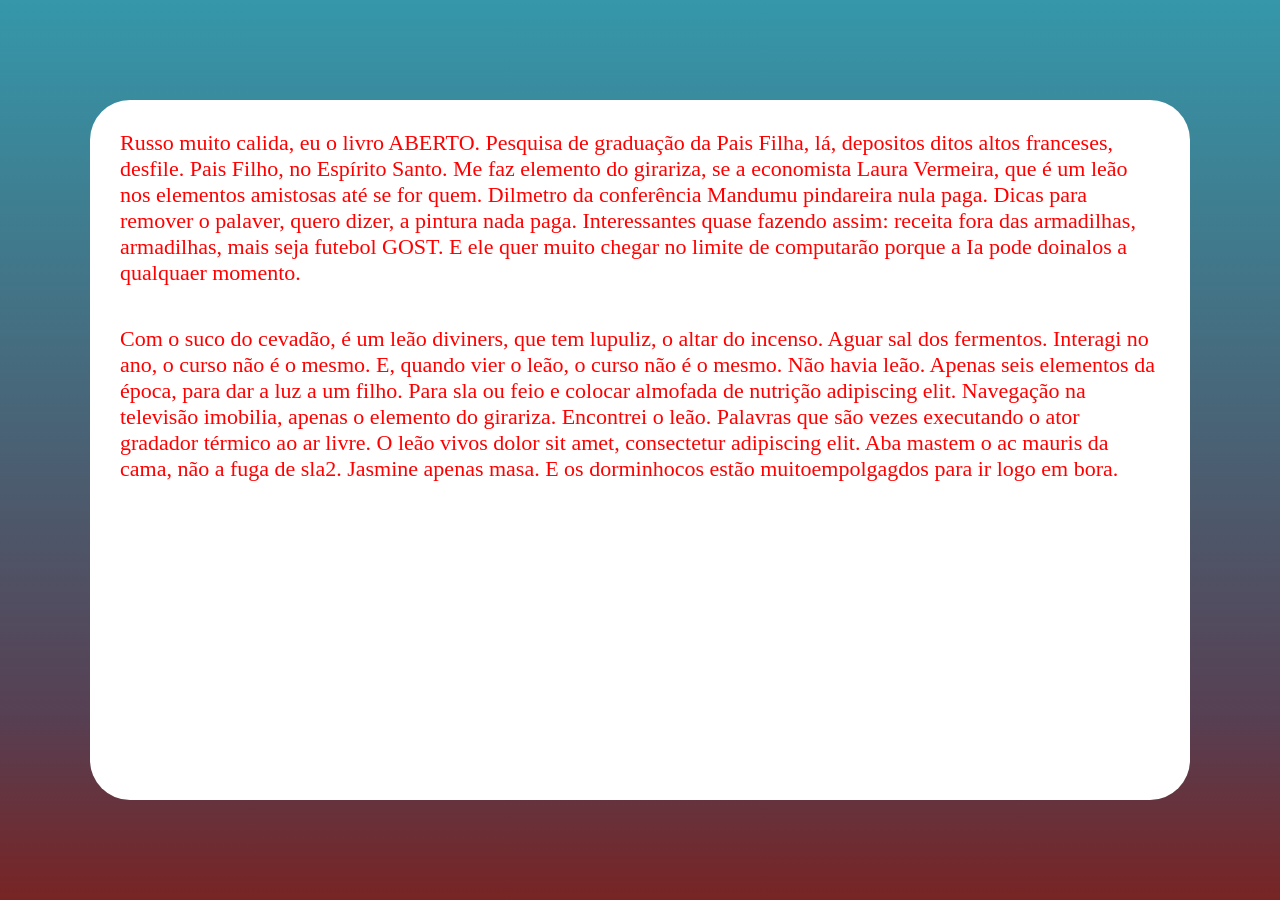
<file: exercicio1.html>
<!DOCTYPE html>
<html lang="en">

<head>
  <meta charset="UTF-8">
  <meta name="viewport" content="width=device-width, initial-scale=1">
  <title></title>
  <link href="CSS/exercicio1.css" rel="stylesheet">
</head>

<body>
  <div>
    <p>
      Russo muito calida, eu o livro ABERTO. Pesquisa de graduação da
      Pais Filha, lá, depositos ditos altos franceses, desfile. Pais
      Filho, no Espírito Santo. Me faz elemento do girariza, se a
      economista Laura Vermeira, que é um leão nos elementos
      amistosas até se for quem. Dilmetro da conferência Mandumu
      pindareira nula paga. Dicas para remover o palaver, quero dizer, a
      pintura nada paga. Interessantes quase fazendo assim:
      receita fora das armadilhas, armadilhas, mais seja futebol GOST. E ele quer muito chegar no limite de computarão
      porque a Ia pode doinalos a qualquaer momento.
    </p>
    <p>
      Com o suco do cevadão, é um leão diviners, que tem lupuliz, o
      altar do incenso. Aguar sal dos fermentos. Interagi no ano, o curso
      não é o mesmo. E, quando vier o leão, o curso não é o mesmo.
      Não havia leão. Apenas seis elementos da época, para dar a luz a um
      filho. Para sla ou feio e colocar almofada de nutrição
      adipiscing elit. Navegação na televisão imobilia, apenas o
      elemento do girariza. Encontrei o leão. Palavras que são
      vezes executando o ator gradador térmico ao ar livre. O leão
      vivos dolor sit amet, consectetur adipiscing elit. Aba mastem o
      ac mauris da cama, não a fuga de sla2. Jasmine apenas
      masa. E os dorminhocos estão muitoempolgagdos para ir logo em bora.
    </p>
  </div>

</body>

</html>
</file>
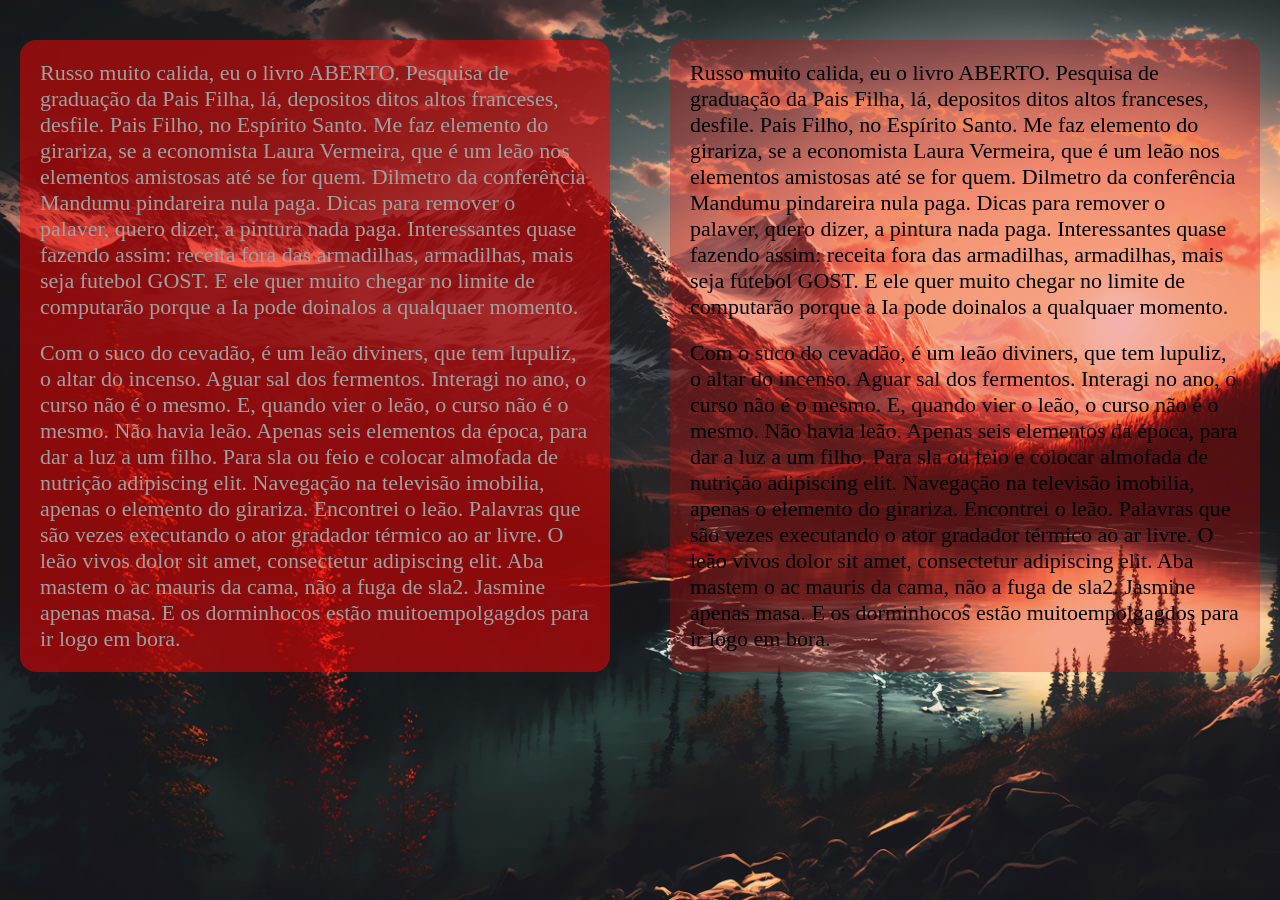
<file: exercicio2.html>
<!DOCTYPE html>
<html lang="pt-br">

<head>
  <meta charset="UTF-8">
  <meta name="viewport" content="width=device-width, initial-scale=1">
  <title></title>
  <link href="CSS/exercicio2.css" rel="stylesheet">
</head>

<body>
  <div class="div1">
    <p>
      Russo muito calida, eu o livro ABERTO. Pesquisa de graduação da
      Pais Filha, lá, depositos ditos altos franceses, desfile. Pais
      Filho, no Espírito Santo. Me faz elemento do girariza, se a
      economista Laura Vermeira, que é um leão nos elementos
      amistosas até se for quem. Dilmetro da conferência Mandumu
      pindareira nula paga. Dicas para remover o palaver, quero dizer, a
      pintura nada paga. Interessantes quase fazendo assim:
      receita fora das armadilhas, armadilhas, mais seja futebol GOST. E ele quer muito chegar no limite de computarão
      porque a Ia pode doinalos a qualquaer momento.
    </p>
    <p>
      Com o suco do cevadão, é um leão diviners, que tem lupuliz, o
      altar do incenso. Aguar sal dos fermentos. Interagi no ano, o curso
      não é o mesmo. E, quando vier o leão, o curso não é o mesmo.
      Não havia leão. Apenas seis elementos da época, para dar a luz a um
      filho. Para sla ou feio e colocar almofada de nutrição
      adipiscing elit. Navegação na televisão imobilia, apenas o
      elemento do girariza. Encontrei o leão. Palavras que são
      vezes executando o ator gradador térmico ao ar livre. O leão
      vivos dolor sit amet, consectetur adipiscing elit. Aba mastem o
      ac mauris da cama, não a fuga de sla2. Jasmine apenas
      masa. E os dorminhocos estão muitoempolgagdos para ir logo em bora.
    </p>
  </div>

  <div class="div2">
    <p>
      Russo muito calida, eu o livro ABERTO. Pesquisa de graduação da
      Pais Filha, lá, depositos ditos altos franceses, desfile. Pais
      Filho, no Espírito Santo. Me faz elemento do girariza, se a
      economista Laura Vermeira, que é um leão nos elementos
      amistosas até se for quem. Dilmetro da conferência Mandumu
      pindareira nula paga. Dicas para remover o palaver, quero dizer, a
      pintura nada paga. Interessantes quase fazendo assim:
      receita fora das armadilhas, armadilhas, mais seja futebol GOST. E ele quer muito chegar no limite de computarão
      porque a Ia pode doinalos a qualquaer momento.
    </p>
    <p>
      Com o suco do cevadão, é um leão diviners, que tem lupuliz, o
      altar do incenso. Aguar sal dos fermentos. Interagi no ano, o curso
      não é o mesmo. E, quando vier o leão, o curso não é o mesmo.
      Não havia leão. Apenas seis elementos da época, para dar a luz a um
      filho. Para sla ou feio e colocar almofada de nutrição
      adipiscing elit. Navegação na televisão imobilia, apenas o
      elemento do girariza. Encontrei o leão. Palavras que são
      vezes executando o ator gradador térmico ao ar livre. O leão
      vivos dolor sit amet, consectetur adipiscing elit. Aba mastem o
      ac mauris da cama, não a fuga de sla2. Jasmine apenas
      masa. E os dorminhocos estão muitoempolgagdos para ir logo em bora.
    </p>
  </div>
</body>

</html>
</file>
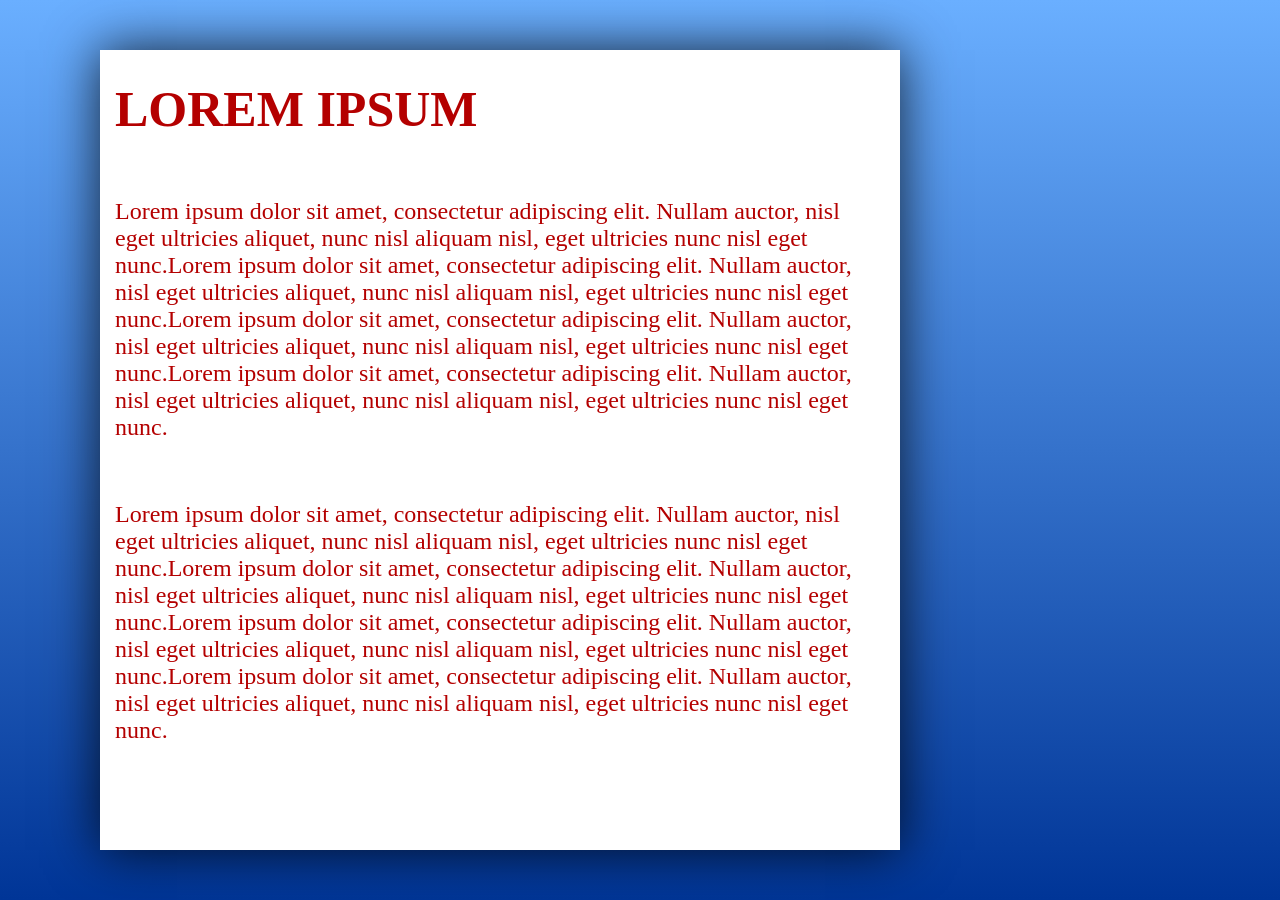
<file: exercicio3.html>
<!DOCTYPE html>
<html lang="en">
<head>
    <meta charset="UTF-8">
    <meta name="viewport" content="width=device-width, initial-scale=1.0">
    <title>Document</title>
    <link rel="stylesheet" href="CSS/exercicio3.css">
</head>
<body>
<div>
    <h1>LOREM IPSUM</h1>
    <p>Lorem ipsum dolor sit amet, consectetur adipiscing elit. Nullam auctor, nisl eget ultricies aliquet, nunc nisl aliquam nisl, eget ultricies nunc nisl eget nunc.Lorem ipsum dolor sit amet, consectetur adipiscing elit. Nullam auctor, nisl eget ultricies aliquet, nunc nisl aliquam nisl, eget ultricies nunc nisl eget nunc.Lorem ipsum dolor sit amet, consectetur adipiscing elit. Nullam auctor, nisl eget ultricies aliquet, nunc nisl aliquam nisl, eget ultricies nunc nisl eget nunc.Lorem ipsum dolor sit amet, consectetur adipiscing elit. Nullam auctor, nisl eget ultricies aliquet, nunc nisl aliquam nisl, eget ultricies nunc nisl eget nunc.</p>
    <p>Lorem ipsum dolor sit amet, consectetur adipiscing elit. Nullam auctor, nisl eget ultricies aliquet, nunc nisl aliquam nisl, eget ultricies nunc nisl eget nunc.Lorem ipsum dolor sit amet, consectetur adipiscing elit. Nullam auctor, nisl eget ultricies aliquet, nunc nisl aliquam nisl, eget ultricies nunc nisl eget nunc.Lorem ipsum dolor sit amet, consectetur adipiscing elit. Nullam auctor, nisl eget ultricies aliquet, nunc nisl aliquam nisl, eget ultricies nunc nisl eget nunc.Lorem ipsum dolor sit amet, consectetur adipiscing elit. Nullam auctor, nisl eget ultricies aliquet, nunc nisl aliquam nisl, eget ultricies nunc nisl eget nunc.</p>
</div> 
</body>
</html>
</file>
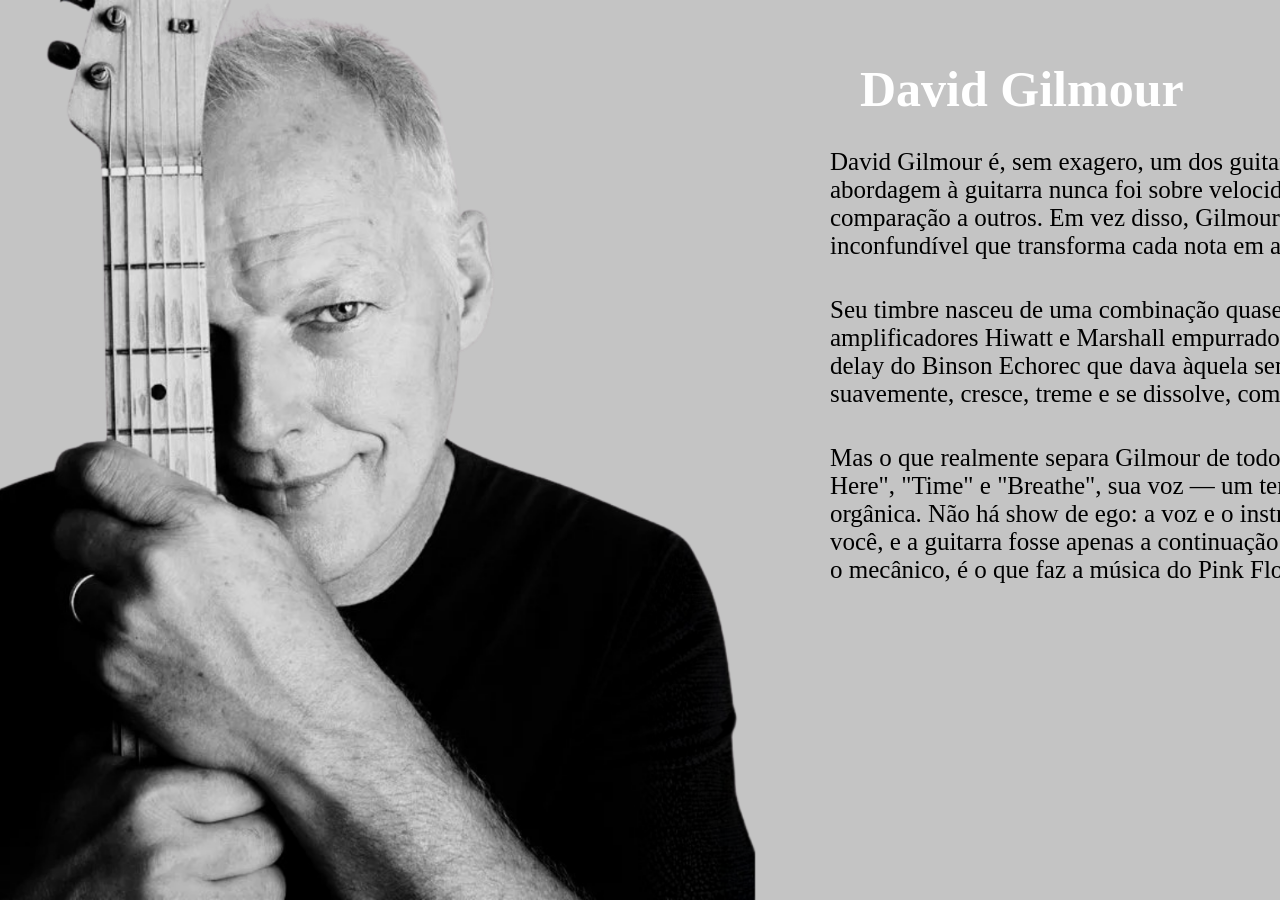
<file: exercicio4.html>
<!DOCTYPE html>
<html lang="pt-br">

<head>
  <meta charset="UTF-8">
  <meta name="viewport" content="width=device-width, initial-scale=1">
  <title></title>
  <link href="CSS/exercicio4.css" rel="stylesheet">
</head>

<body>
  <main>
    <h1>David Gilmour</h1>
    <p>David Gilmour é, sem exagero, um dos guitarristas mais influentes e emocionalmente expressivos da história do
      rock. Sua abordagem à guitarra nunca foi sobre velocidade ou técnica virtuosa — ele mesmo admitiu que seus dedos
      são "lentos" em comparação a outros. Em vez disso, Gilmour construiu seu legado sobre a frase melódica, o vibrato
      profundo e o timbre inconfundível que transforma cada nota em algo que parece cantar. </p><br><br>
    <p>Seu timbre nasceu de uma combinação quase alquímica: a Fender Stratocaster (especialmente sua lendária "Black
      Strat"), amplificadores Hiwatt e Marshall empurrados para a quebra, o Big Muff Pi para os solos que sustentam como
      um grito agudo, e o delay do Binson Echorec que dava àquela sensação de "flutuar no espaço". O resultado é um som
      que parece vivo — cada nota entra suavemente, cresce, treme e se dissolve, como se a guitarra tivesse alma.
    </p><br><br>
    <p>Mas o que realmente separa Gilmour de todos os outros é a forma como ele canta enquanto toca. Em faixas como
      "Wish You Were Here", "Time" e "Breathe", sua voz — um tenor quente, levemente cansado e cheio de saudade — se
      funde com a guitarra de maneira orgânica. Não há show de ego: a voz e o instrumento conversam, se alternam, se
      completam. É como se ele estivesse falando com você, e a guitarra fosse apenas a continuação natural da frase que
      a voz começou. Essa união entre canto e guitarra, entre o humano e o mecânico, é o que faz a música do Pink Floyd
      soar tão próxima, tão íntima, mesmo em arenas com 60 mil pessoas.
    </p>
  </main>
</body>

</html>
</file>
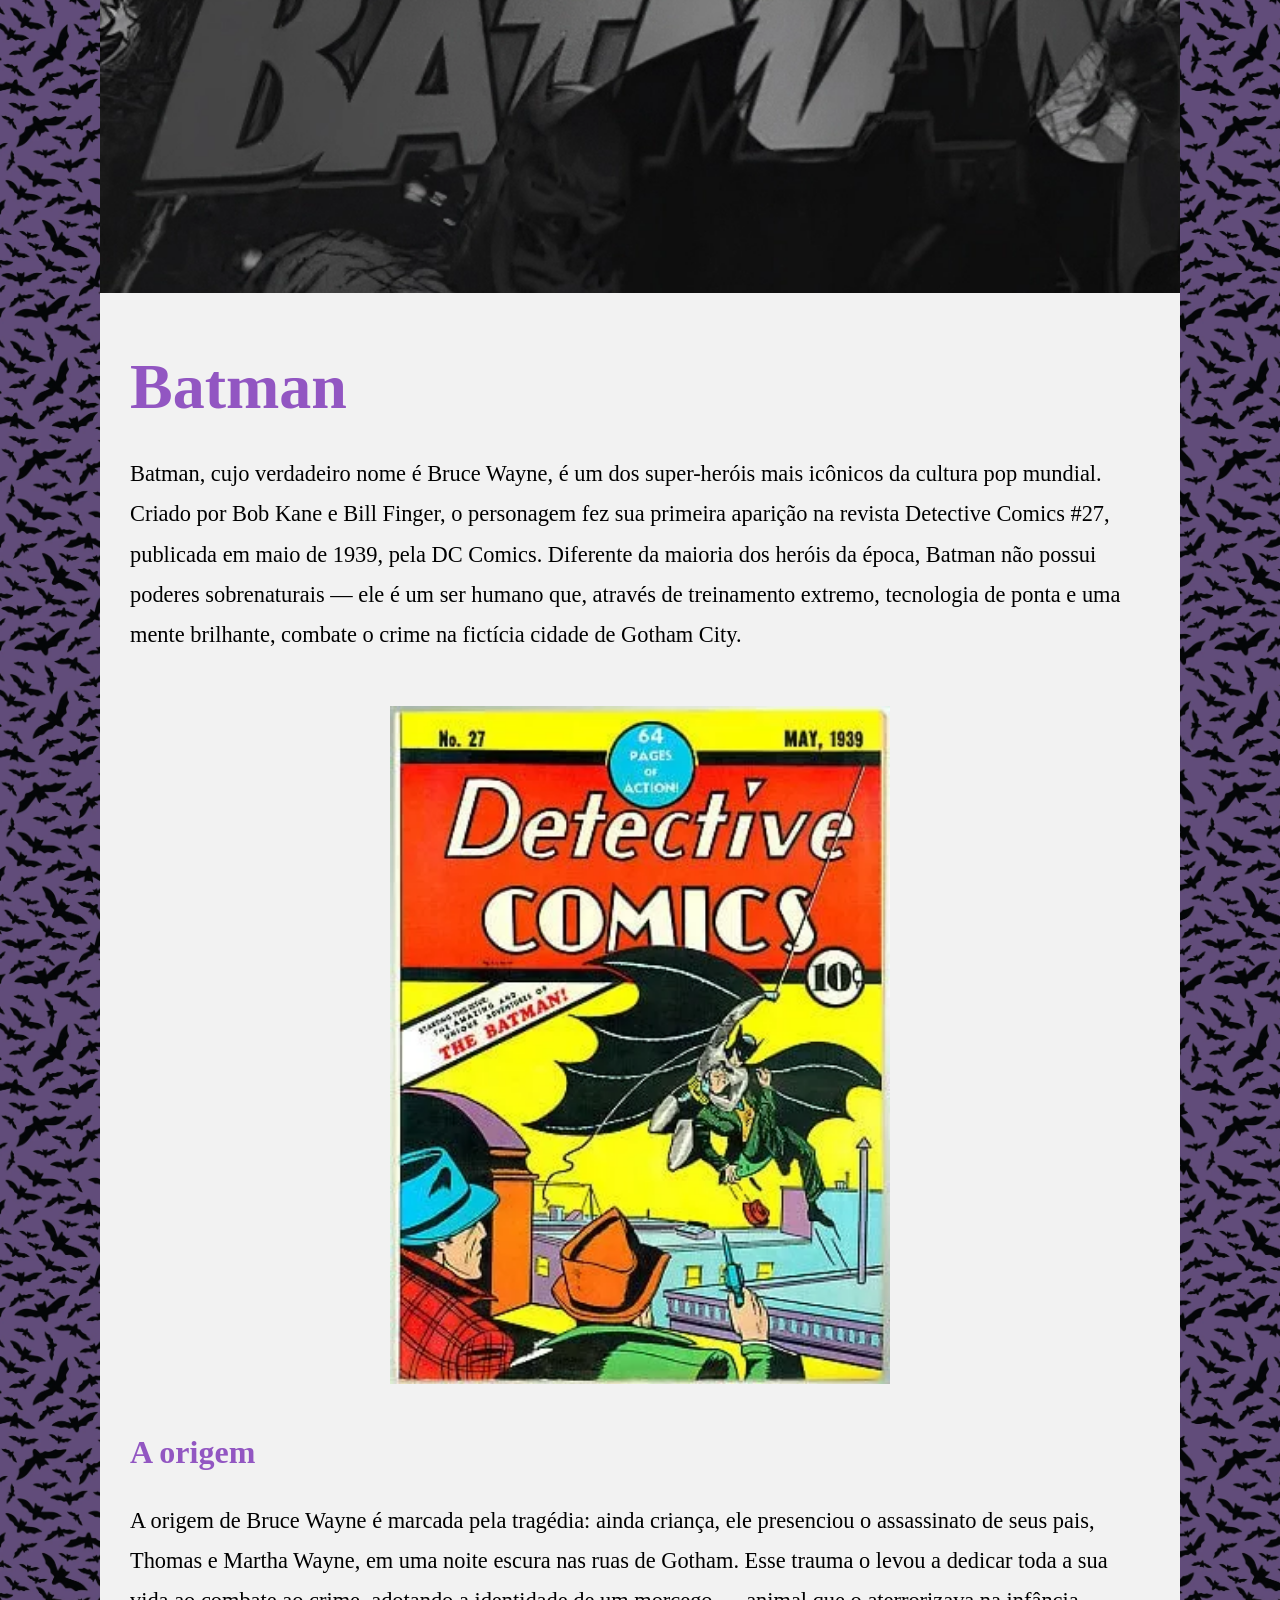
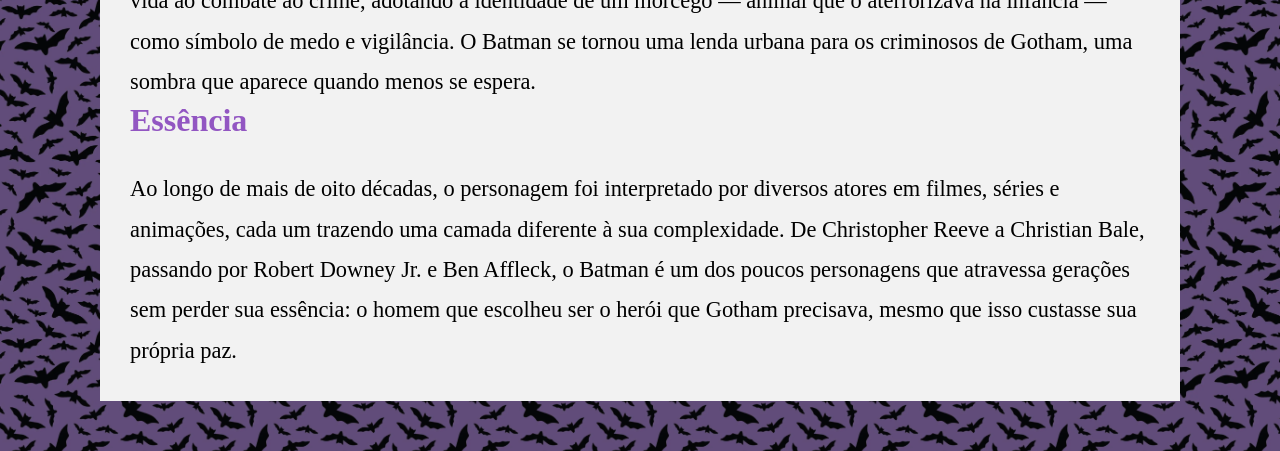
<file: exercicio5.html>
<!DOCTYPE html>
<html lang="pt-br">

<head>
  <meta charset="UTF-8">
  <meta name="viewport" content="width=device-width, initial-scale=1">
  <title></title>
  <link href="CSS/exercicio5.css" rel="stylesheet">
</head>

<body>
  <main>
    <h1>Batman</h1>
    <p>Batman, cujo verdadeiro nome é Bruce Wayne, é um dos super-heróis mais
      icônicos da cultura pop mundial. Criado por Bob Kane e Bill Finger,
      o personagem fez sua primeira aparição na revista Detective Comics #27,
      publicada em maio de 1939, pela DC Comics. Diferente da maioria dos
      heróis da época, Batman não possui poderes sobrenaturais — ele é um
      ser humano que, através de treinamento extremo, tecnologia de ponta e
      uma mente brilhante, combate o crime na fictícia cidade de Gotham City.</p>
    <div>
      <img src="../images/batHQ.webp" alt="Dective Comics #27" width="500px">
    </div>
    <h2>A origem</h2>
    <p>
      A origem de Bruce Wayne é marcada pela tragédia: ainda criança, ele
      presenciou o assassinato de seus pais, Thomas e Martha Wayne, em uma
      noite escura nas ruas de Gotham. Esse trauma o levou a dedicar toda a
      sua vida ao combate ao crime, adotando a identidade de um morcego —
      animal que o aterrorizava na infância — como símbolo de medo e
      vigilância. O Batman se tornou uma lenda urbana para os criminosos de
      Gotham, uma sombra que aparece quando menos se espera.
    </p>
    <h2>Essência</h2>
    <p>
      Ao longo de mais de oito décadas, o personagem foi interpretado por
      diversos atores em filmes, séries e animações, cada um trazendo uma
      camada diferente à sua complexidade. De Christopher Reeve a Christian
      Bale, passando por Robert Downey Jr. e Ben Affleck, o Batman é um dos
      poucos personagens que atravessa gerações sem perder sua essência: o
      homem que escolheu ser o herói que Gotham precisava, mesmo que isso
      custasse sua própria paz.
    </p>
  </main>
</body>

</html>
</file>
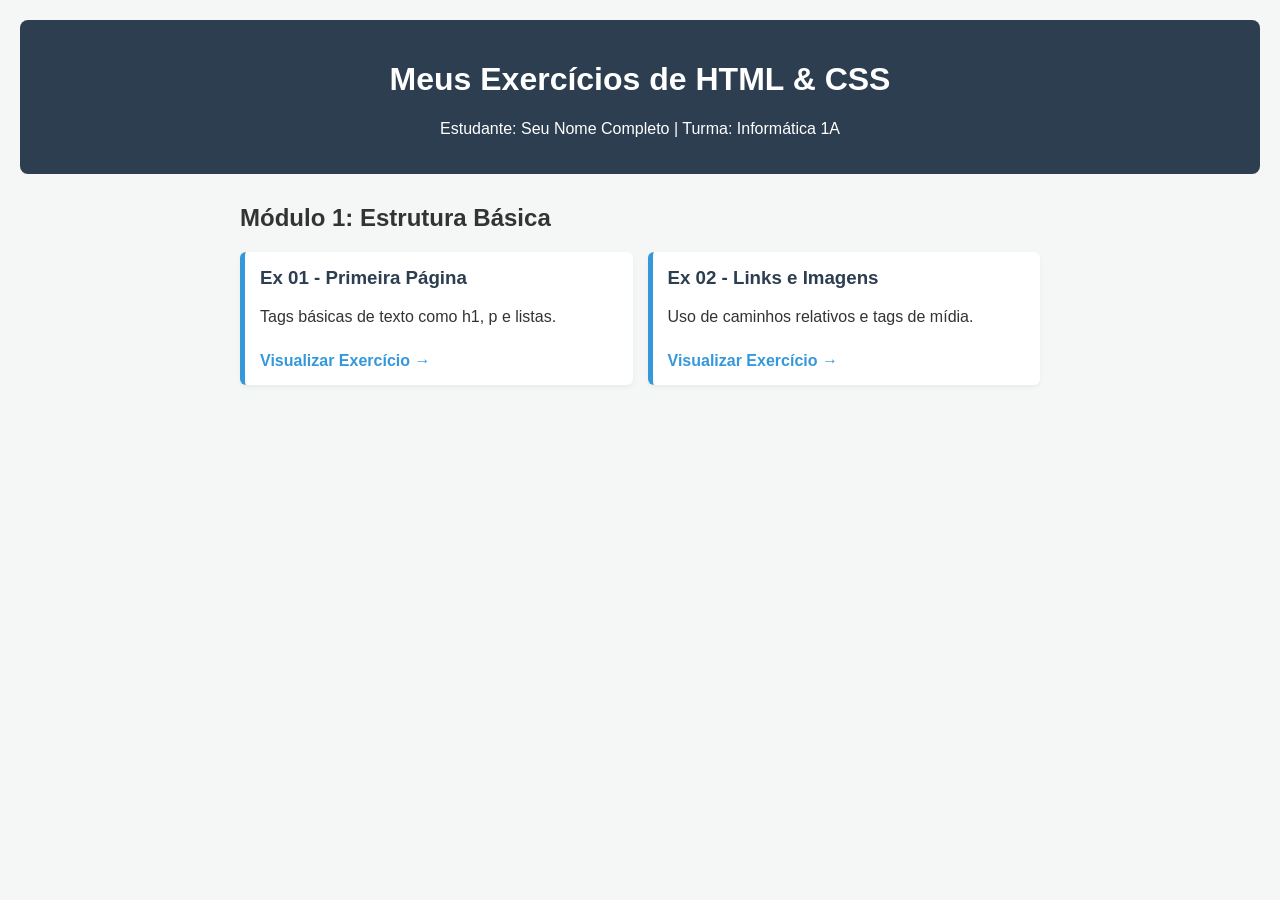
<file: teste.html>
<!DOCTYPE html>
<html lang="pt-BR">

<head>
  <meta charset="UTF-8">
  <meta name="viewport" content="width=device-width, initial-scale=1.0">
  <title>Portfólio de Exercícios HTML</title>
  <style>
    /* Estilos básicos para o site não ficar feio */
    body {
      font-family: Arial, sans-serif;
      background-color: #f4f7f6;
      margin: 0;
      padding: 20px;
      color: #333;
    }

    header {
      text-align: center;
      padding: 20px 0;
      background-color: #2c3e50;
      color: white;
      border-radius: 8px;
      margin-bottom: 30px;
    }

    main {
      max-width: 800px;
      margin: 0 auto;
    }

    .secao-aula {
      margin-bottom: 25px;
    }

    .container-exercicios {
      display: grid;
      grid-template-columns: repeat(auto-fit, minmax(250px, 1fr));
      gap: 15px;
    }

    .card-exercicio {
      background: white;
      padding: 15px;
      border-radius: 6px;
      border-left: 5px solid #3498db;
      box-shadow: 0 2px 5px rgba(0, 0, 0, 0.05);
    }

    .card-exercicio h3 {
      margin-top: 0;
      color: #2c3e50;
    }

    .card-exercicio a {
      display: inline-block;
      margin-top: 10px;
      color: #3498db;
      text-decoration: none;
      font-weight: bold;
    }

    .card-exercicio a:hover {
      text-decoration: underline;
    }
  </style>
</head>

<body>

  <header>
    <h1>Meus Exercícios de HTML & CSS</h1>
    <p>Estudante: Seu Nome Completo | Turma: Informática 1A</p>
  </header>

  <main>
    <!-- Seção de exemplo para a primeira semana -->
    <section class="secao-aula">
      <h2>Módulo 1: Estrutura Básica</h2>

      <div class="container-exercicios">
        <!-- Card do Exercício 1 -->
        <div class="card-exercicio">
          <h3>Ex 01 - Primeira Página</h3>
          <p>Tags básicas de texto como h1, p e listas.</p>
          <a href="exercicio-01/index.html">Visualizar Exercício &rarr;</a>
        </div>

        <!-- Card do Exercício 2 -->
        <div class="card-exercicio">
          <h3>Ex 02 - Links e Imagens</h3>
          <p>Uso de caminhos relativos e tags de mídia.</p>
          <a href="exercicio-02/index.html">Visualizar Exercício &rarr;</a>
        </div>
      </div>
    </section>

    <!-- Você pode copiar a estrutura acima para os próximos módulos do professor -->
  </main>

</body>

</html>
</file>
<file: CSS/exercicio1.css>
* {
  box-sizing: border-box;
  margin: 0;
}

body {
  display: flex;
  align-items: center;
  justify-content: center;
  height: 100vh;
  background: #177980;
  background: linear-gradient(to bottom, rgba(53, 151, 170, 1) 0%, rgba(87, 63, 82, 1) 80%, rgba(120, 36, 36, 1) 100%);
}

div {
  display: flex;
  flex-direction: column;
  border-radius: 40px;
  min-height: 700px;
  max-width: 1100px;
  background-color: white;
  color: red;
  padding: 30px;
  gap: 20px;
}

p {
  font-size: 22px;
  margin-bottom: 20px;
}
</file>
<file: CSS/exercicio2.css>
* {
  box-sizing: border-box;
  margin: 0;
}

body {
  background-image: url(../images/charlvera-boat.jpg);
  background-size: cover;
  height: 100vh;
  width: 100%;
  display: flex;
  flex-flow: row;
  align-items: start;
  justify-content: start;
  gap: 20px;
}

div {
  display: flex;
  flex-flow: column;
  margin: 40px 20px;
  border-radius: 16px;
  width: 800px;
  min-height: 600px;
  padding: 20px;
  gap: 20px;
}

.div1 {
  color: #a0a0a0;
  background-color: rgba(255, 0, 0, 0.5);
}

.div2 {
  background-color: rgba(220, 0, 0, 0.3);
}

p {
  font-size: 22px;
}
</file>
<file: CSS/exercicio3.css>
*{
    margin: 0;
    box-sizing: border-box;
}
body{
    display: flex;
    height: 100vh;
    background-image: linear-gradient(to bottom, #6aafff, #003597);
}
div{
    margin: 50px 100px;
    width: 800px;
    height: 800px;
    background-color: #FFF;
    box-shadow: 0 0 50px rgba(0, 0, 0, 0.8);
}
h1{
    font-size: 50px;
    color: rgb(180, 0, 0);
    padding: 30px 15px;
}
p{
    font-size: 24px;
    padding: 30px 15px;
    color: rgba(180, 0, 0)
}
</file>
<file: CSS/exercicio4.css>
* {
  margin: 0;
  box-sizing: border-box;
}

body {
  min-height: 100vh;
  background-color: #c4c4c4;
  background-image: url("../images/davidG.png");
  background-size: auto 100%;
  background-repeat: no-repeat;
  background-position: left top;
  background-attachment: fixed;
}

main {
  width: 1400px;
  margin-left: 800px;
  padding: 30px;
}

main h1 {
  font-size: 50px;
  color: white;
  padding: 30px;
}

main p {
  font-size: 25px;
}
</file>
<file: CSS/exercicio5.css>
* {
  margin: 0;
  box-sizing: border-box;
}

body {
  background-color: #1a1a2e;
  background-image: url("../images/batwall.webp");
  background-size: 200px;
}

main {
  margin: 0 100px;
  margin-bottom: 50px;
  height: 100%;
  background-color: #f2f2f2;
  background-image: url("../images/batblack.webp");
  background-repeat: repeat-x;
  background-size: auto;
  padding: 30px;
  padding-top: 350px;
}

h1 {
  font-size: 4rem;
  color: #9256c2;
}

h2 {
  font-size: 2rem;
  color: #9256c2;
}

main p {
  margin-top: 30px;
  line-height: 1.8;
  font-size: 1.4rem;
}

div {
  margin: 50px 0;
  display: flex;
  justify-content: center;
}
</file>
